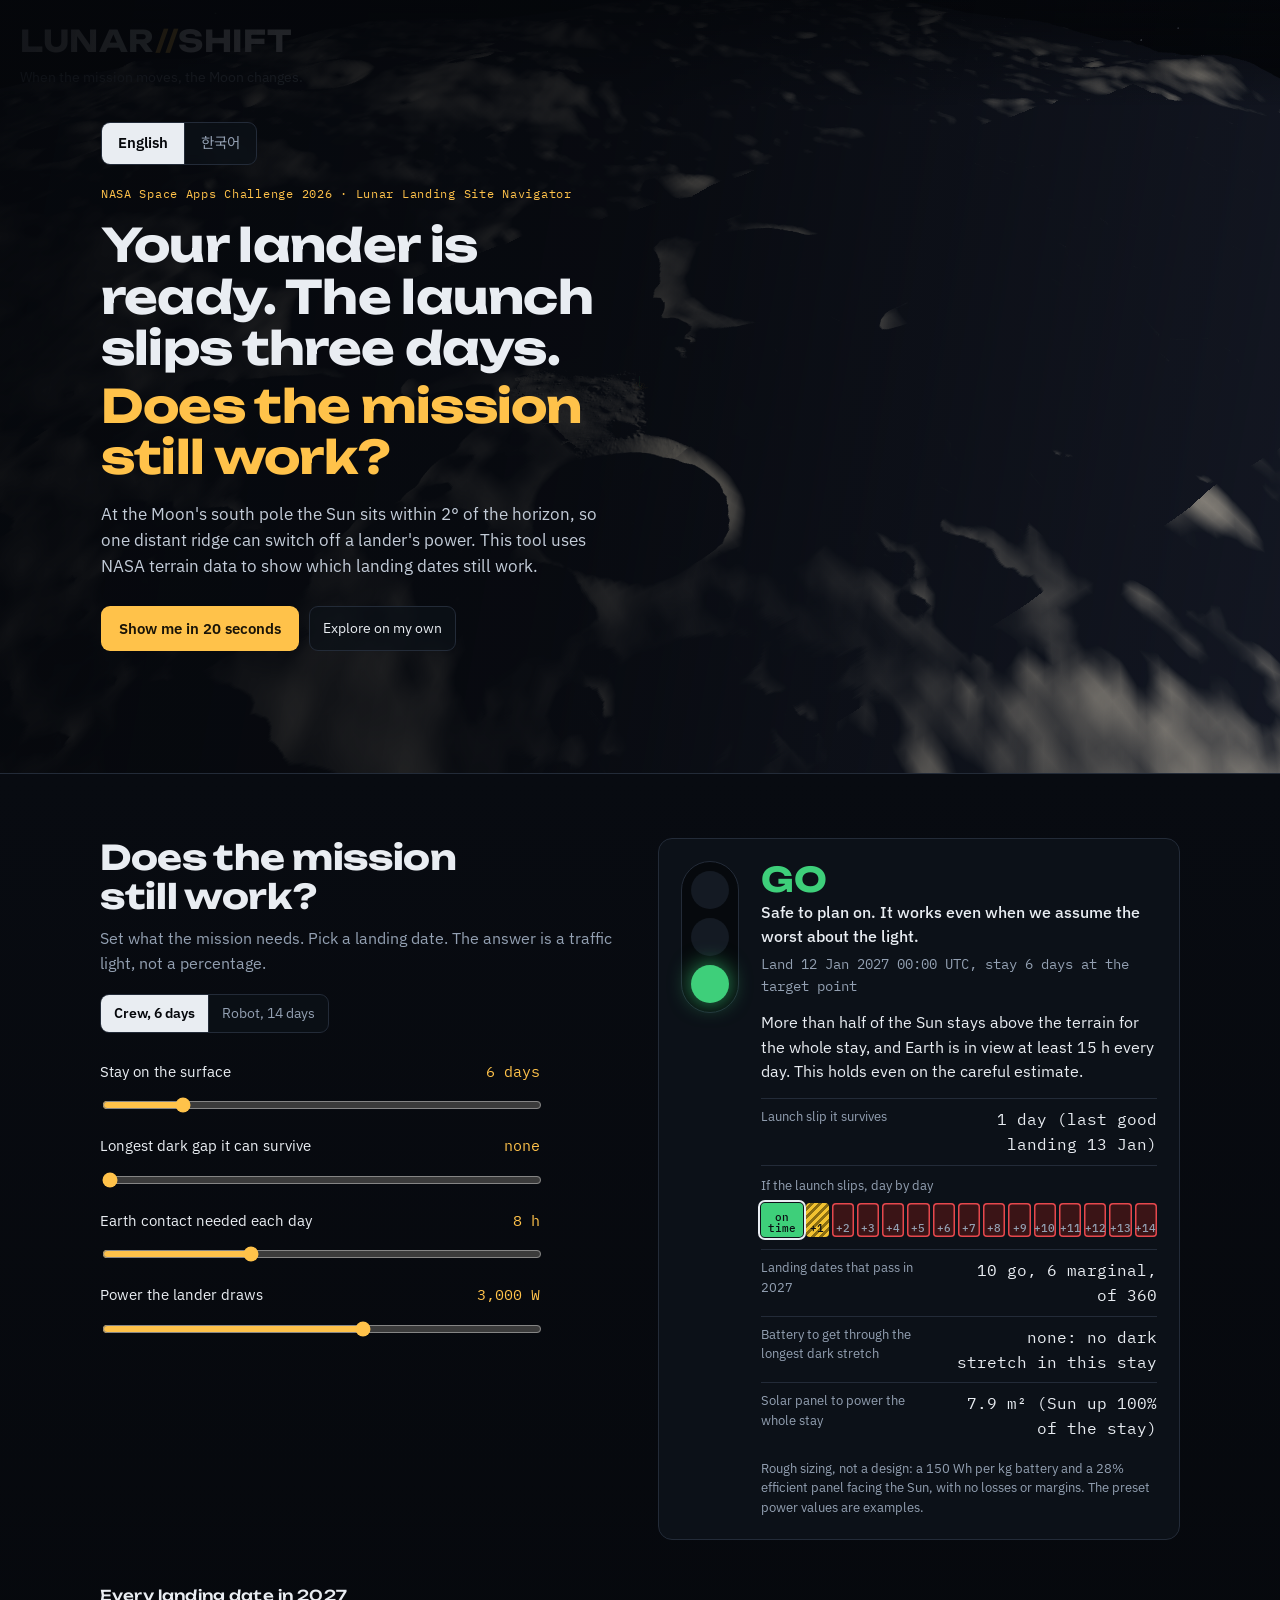
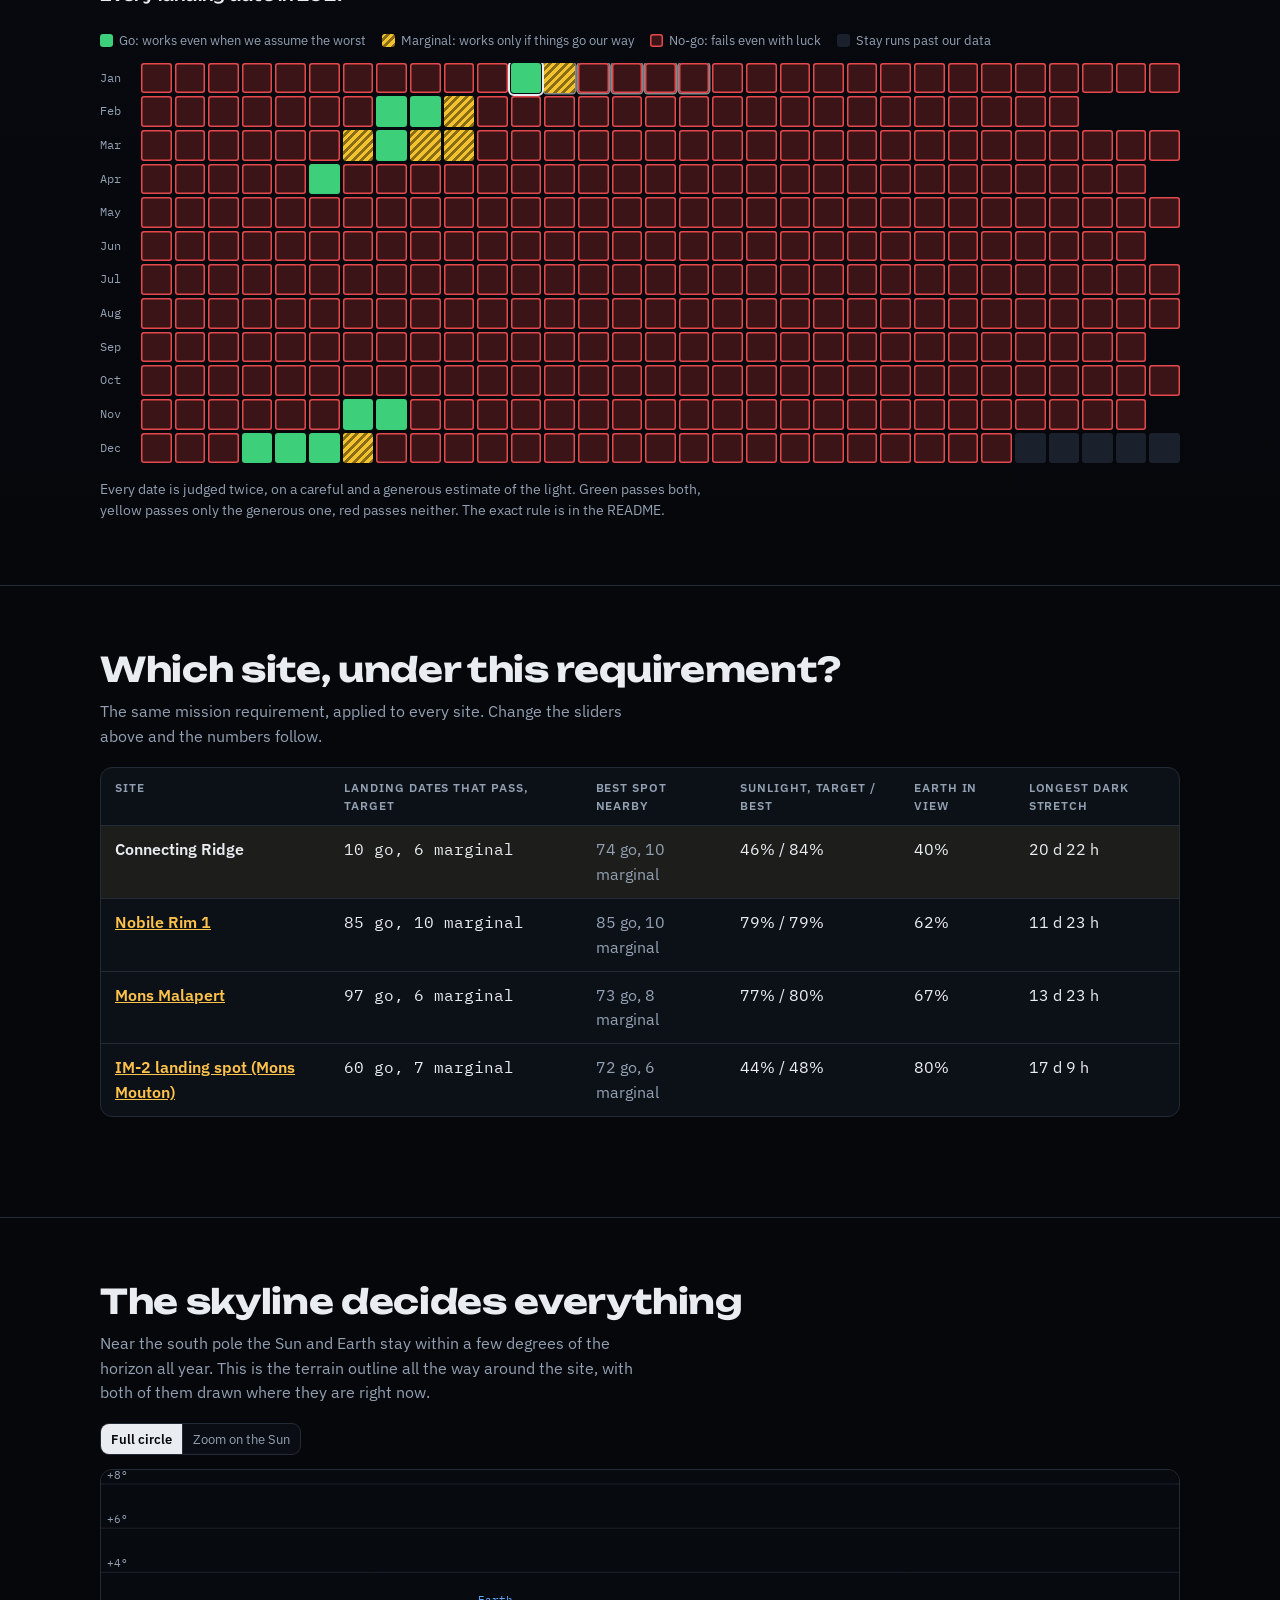
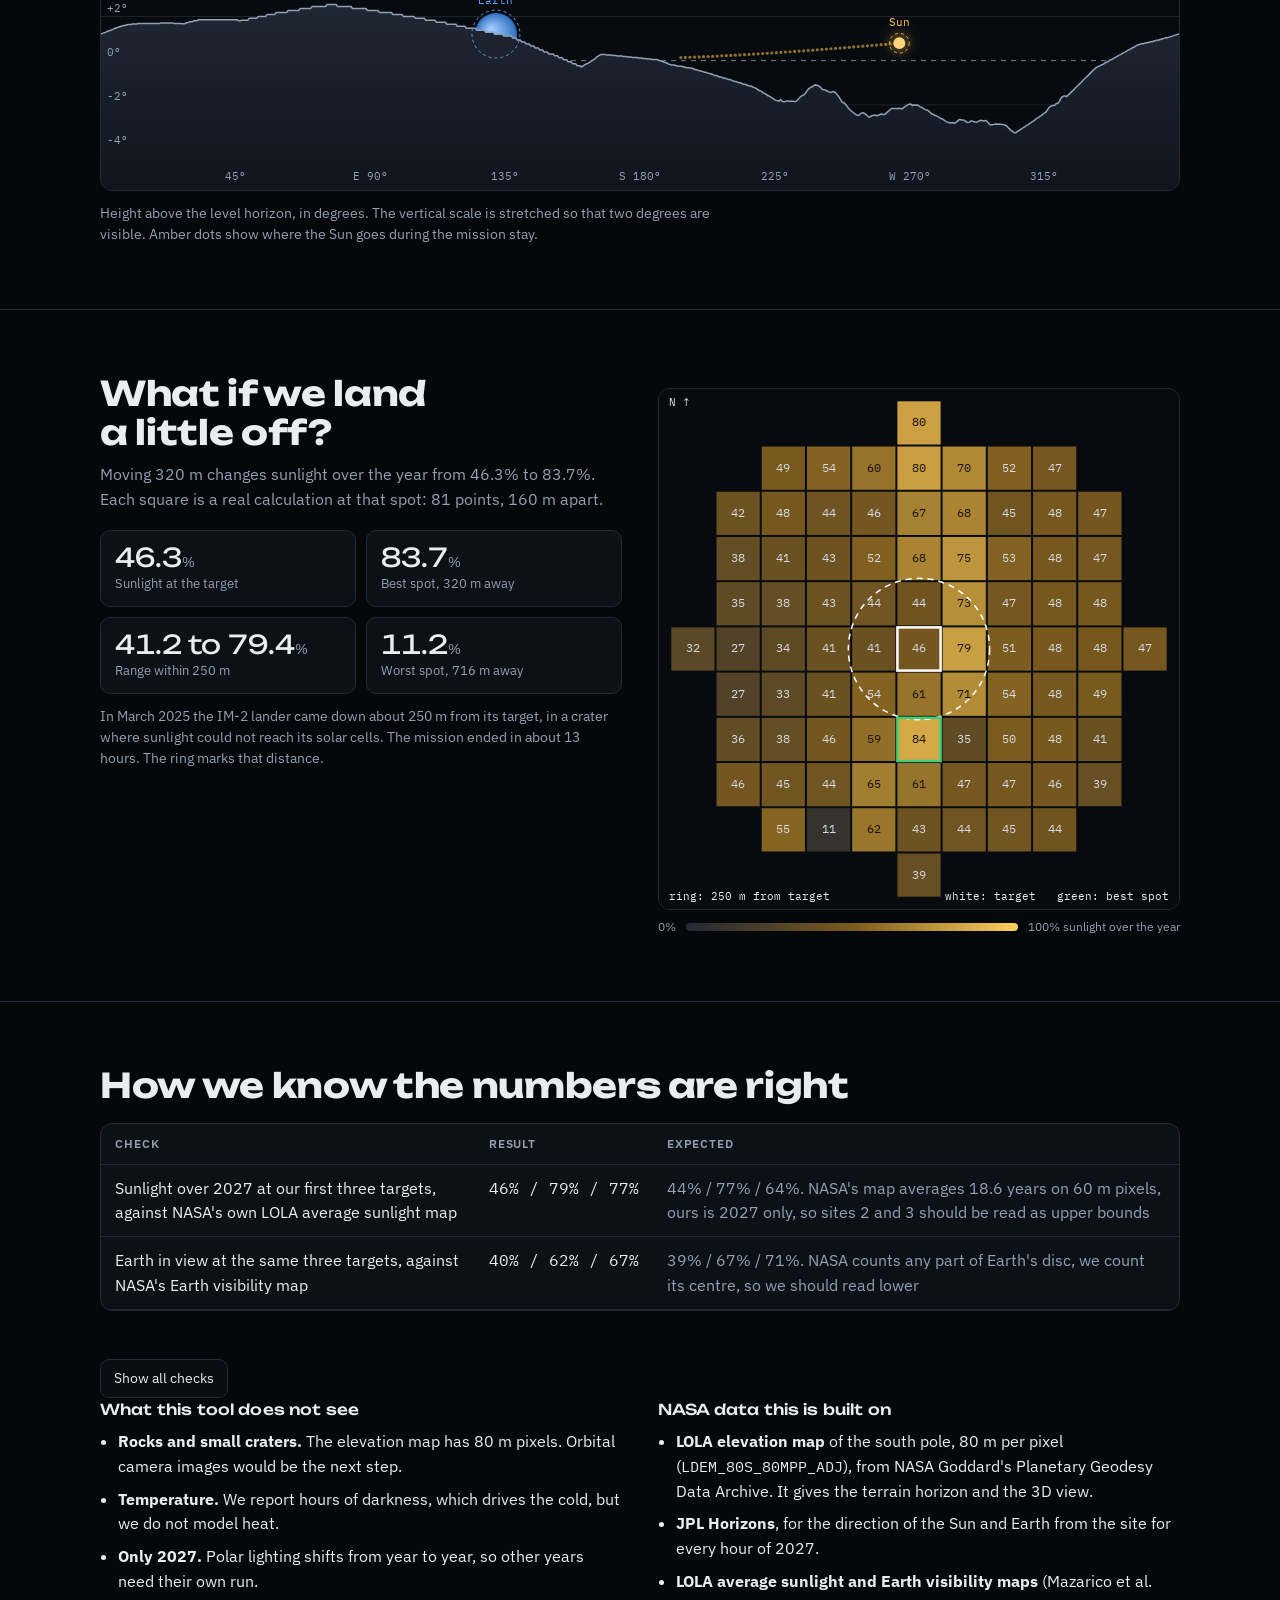
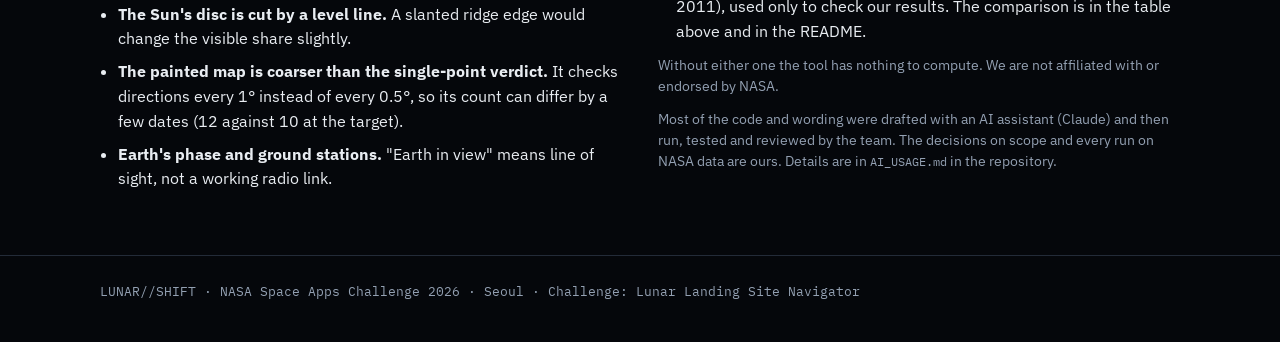
<file: web/index.html>
<!doctype html>
<html lang="en">
<head>
<meta charset="utf-8">
<meta name="viewport" content="width=device-width, initial-scale=1">
<title>LUNAR//SHIFT</title>
<meta name="description" content="Enter a mission's requirement and see which lunar south pole landing dates meet it, and how many days of launch delay each one survives.">
<link rel="preconnect" href="https://fonts.googleapis.com">
<link rel="stylesheet" href="https://fonts.googleapis.com/css2?family=IBM+Plex+Mono:wght@400;500&family=IBM+Plex+Sans:wght@400;500;600&family=Noto+Sans+KR:wght@400;500;700&family=Unbounded:wght@500;700&display=swap">
<link rel="stylesheet" href="style.css">
</head>
<body>

<header class="hero intro-on" id="hero">
  <canvas id="scene" aria-label="3D view of the real terrain around the landing site, with the Sun and Earth at the selected time"></canvas>

  <div class="hud hud-top">
    <div class="brand">
      <div class="logo">LUNAR<span>//</span>SHIFT</div>
      <div class="tag">When the mission moves, the Moon changes.</div>
    </div>
    <div class="controls">
      <div class="seg" role="group" aria-label="Language">
        <button data-lang="en" aria-pressed="true">EN</button>
        <button data-lang="ko" aria-pressed="false" lang="ko">한국어</button>
      </div>
      <button class="ghost" id="help">Tour</button>
      <div class="seg" role="group" aria-label="Point to evaluate" id="point-seg"></div>
      <div class="seg" role="group" aria-label="Camera">
        <button id="cam-orbit" aria-pressed="true">Orbit</button>
        <button id="cam-stand" aria-pressed="false">Stand at the site</button>
      </div>
    </div>
  </div>

  <div class="hud hud-right" id="hud-right">
    <div class="k">Paint the ground with</div>
    <div class="seg small wrapseg" role="group" aria-label="Map layer" id="layer-seg">
      <button data-layer="crew_go" aria-pressed="true">Crew go dates</button>
      <button data-layer="robot_go" aria-pressed="false">Robot go dates</button>
      <button data-layer="sun_pct" aria-pressed="false">Sunlight</button>
      <button data-layer="earth_pct" aria-pressed="false">Earth in view</button>
      <button data-layer="plain" aria-pressed="false">Nothing</button>
    </div>
    <div class="legendbar" id="legend">
      <div class="bar" id="legend-bar"></div>
      <div class="ends"><span id="legend-min">0</span><span id="legend-max">—</span></div>
      <div class="cap" id="legend-cap">—</div>
    </div>
    <div class="k">Light</div>
    <div class="seg small" role="group" aria-label="Lighting">
      <button id="light-survey" aria-pressed="true">Survey light</button>
      <button id="light-real" aria-pressed="false">Real Sun</button>
    </div>
  </div>

  <div class="hud hud-left">
    <div class="sitecard">
      <div class="k">Site</div>
      <div class="v" id="site-name">—</div>
      <div class="sub" id="site-coord">—</div>
    </div>
    <div class="readout">
      <div class="row"><span class="dot sun"></span><span class="k">Sun's disc visible</span><span class="v" id="r-sun">—</span></div>
      <div class="row"><span class="dot earth"></span><span class="k">Earth</span><span class="v" id="r-earth">—</span></div>
      <div class="row small"><span class="k">Sun centre</span><span class="v" id="r-sunel">—</span></div>
      <div class="row small"><span class="k">Terrain in that direction</span><span class="v" id="r-terr">—</span></div>
      <div class="row small"><span class="k">Set by terrain</span><span class="v" id="r-dist">—</span></div>
      <div class="row small"><span class="k">Sun</span><span class="v" id="r-sunnext">—</span></div>
      <div class="row small"><span class="k">Earth</span><span class="v" id="r-earthnext">—</span></div>
      <button class="more" id="readout-more" aria-expanded="false">More detail</button>
    </div>

    <div class="pick" id="pick" hidden>
      <button class="x" id="pick-close" aria-label="Close">×</button>
      <div class="k" id="pick-title">The spot you clicked</div>
      <div class="sub" id="pick-where"></div>
      <div id="pick-rows"></div>
    </div>
  </div>

  <a class="hud hud-answer" id="answer" href="#verdict">
    <i class="dot" id="ans-dot"></i>
    <span class="t"><b id="ans-label">—</b><span id="ans-date"></span><span class="s" id="ans-slip"></span></span>
    <span class="why" id="ans-why">See why ↓</span>
  </a>

  <div class="hud hud-note" id="scene-note"></div>

  <div class="caption" id="caption" hidden><span id="caption-text"></span><button id="tour-stop">Next</button></div>

  <div class="intro" id="intro">
    <div class="intro-card">
      <div class="seg intro-lang" role="group" aria-label="Language"><button data-lang="en" aria-pressed="true">English</button><button data-lang="ko" aria-pressed="false" lang="ko">한국어</button></div>
      <div class="eyebrow" id="intro-eyebrow">NASA Space Apps Challenge 2026 · Lunar Landing Site Navigator</div>
      <h1 id="intro-h1">Your lander is ready. The launch slips three days. <em>Does the mission still work?</em></h1>
      <p id="intro-p">At the Moon's south pole the Sun sits within 2° of the horizon, so one distant ridge can switch off a lander's power. This tool uses NASA terrain data to show which landing dates still work.</p>
      <div class="intro-actions">
        <button class="primary" id="tour-start">Show me in 20 seconds</button>
        <button class="ghost" id="intro-skip">Explore on my own</button>
      </div>
    </div>
  </div>

  <div class="hud hud-bottom">
    <button id="play" class="play" aria-label="Play">▶</button>
    <div class="clock">
      <div class="date" id="clock-date">—</div>
      <div class="sub">UTC</div>
    </div>
    <div class="tl-wrap">
      <canvas id="timeline" height="54" aria-label="Year timeline. Top band: sunlight. Bottom band: Earth in view. Drag to change the time."></canvas>
      <div class="tl-legend"><span><i class="sw sun"></i>Sunlight</span><span><i class="sw earth"></i>Earth in view</span><span><i class="sw win"></i>Mission stay</span></div>
    </div>
    <div class="seg small" role="group" aria-label="Playback speed">
      <button data-speed="6" aria-pressed="false">6 h/s</button>
      <button data-speed="24" aria-pressed="true">1 d/s</button>
      <button data-speed="120" aria-pressed="false">5 d/s</button>
    </div>
  </div>
</header>

<main>

<section class="band verdict-band" id="verdict">
  <div class="wrap two">
    <div>
      <h2>Does the mission still work?</h2>
      <p class="lead">Set what the mission needs. Pick a landing date. The answer is a traffic light, not a percentage.</p>

      <div class="seg" role="group" aria-label="Mission preset">
        <button id="preset-crew" aria-pressed="true">Crew, 6 days</button>
        <button id="preset-robot" aria-pressed="false">Robot, 14 days</button>
      </div>

      <div class="sliders">
        <label for="in-stay"><span>Stay on the surface</span><output id="out-stay"></output></label>
        <input id="in-stay" type="range" min="1" max="30" step="1">
        <label for="in-dark"><span>Longest dark gap it can survive</span><output id="out-dark"></output></label>
        <input id="in-dark" type="range" min="0" max="120" step="2">
        <label for="in-earth"><span>Earth contact needed each day</span><output id="out-earth"></output></label>
        <input id="in-earth" type="range" min="0" max="24" step="1">
        <label for="in-power"><span>Power the lander draws</span><output id="out-power"></output></label>
        <input id="in-power" type="range" min="50" max="5000" step="50" value="3000">
      </div>
    </div>

    <div class="verdict-card" id="verdict-card">
      <div class="light" id="light" aria-hidden="true"><i></i><i></i><i></i></div>
      <div class="vtext">
        <div class="vlabel" id="v-label">—</div>
        <div class="vmean" id="v-mean"></div>
        <div class="vdate" id="v-date">—</div>
        <p class="vwhy" id="v-why">—</p>
        <div class="vslip"><span class="k" id="k-slip">Launch slip it survives</span><span class="v" id="v-slip">—</span></div>
        <div class="slipbox"><div class="k" id="k-ribbon">If the launch slips, day by day</div><div class="ribbon" id="ribbon"></div></div>
        <div class="vslip"><span class="k" id="k-count">Landing dates that pass in 2027</span><span class="v" id="v-count">—</span></div>
        <div class="vslip"><span class="k" id="k-batt">Battery to get through the longest dark stretch</span><span class="v" id="v-batt">—</span></div>
        <div class="vslip"><span class="k" id="k-panel">Solar panel to power the whole stay</span><span class="v" id="v-panel">—</span></div>
        <p class="fine" id="fine-power">Rough sizing, not a design: a 150 Wh per kg battery and a 28% efficient panel facing the Sun, with no losses or margins. The preset power values are examples.</p>
      </div>
    </div>
  </div>

  <div class="wrap">
    <div class="cal-head">
      <h3>Every landing date in 2027</h3>
      <div class="legend">
        <span><i class="c go"></i>Go: works even when we assume the worst</span>
        <span><i class="c hold"></i>Marginal: works only if things go our way</span>
        <span><i class="c no"></i>No-go: fails even with luck</span>
        <span><i class="c na"></i>Stay runs past our data</span>
      </div>
    </div>
    <div class="cal" id="cal" role="grid" aria-label="Landing date calendar"></div>
    <p class="fine" id="fine-cal">Every date is judged twice, on a careful and a generous estimate of the light. Green passes both, yellow passes only the generous one, red passes neither. The exact rule is in the README.</p>
  </div>
</section>

<section class="band" id="compare" hidden>
  <div class="wrap">
    <h2>Which site, under this requirement?</h2>
    <p class="lead">The same mission requirement, applied to every site. Change the sliders above and the numbers follow.</p>
    <div class="tablebox"><table id="compare-table"></table></div>
  </div>
</section>

<section class="band" id="horizon">
  <div class="wrap">
    <h2>The skyline decides everything</h2>
    <p class="lead">Near the south pole the Sun and Earth stay within a few degrees of the horizon all year. This is the terrain outline all the way around the site, with both of them drawn where they are right now.</p>
    <div class="seg small" role="group" aria-label="Horizon view">
      <button id="strip-full" aria-pressed="true">Full circle</button>
      <button id="strip-zoom" aria-pressed="false">Zoom on the Sun</button>
    </div>
    <div class="canvas-box"><canvas id="strip" height="320"></canvas></div>
    <p class="fine" id="fine-strip">Height above the level horizon, in degrees. The vertical scale is stretched so that two degrees are visible. Amber dots show where the Sun goes during the mission stay.</p>
  </div>
</section>

<section class="band" id="miss">
  <div class="wrap two">
    <div>
      <h2>What if we land a little off?</h2>
      <p class="lead" id="miss-lead">—</p>
      <div class="stats" id="miss-stats"></div>
      <p class="fine" id="fine-miss">In March 2025 the IM-2 lander came down about 250 m from its target, in a crater where sunlight could not reach its solar cells. The mission ended in about 13 hours. The ring marks that distance.</p>
    </div>
    <div>
      <div class="canvas-box square"><canvas id="missmap" width="560" height="560"></canvas><div class="tip" id="miss-tip" hidden></div></div>
      <div class="scale"><span>0%</span><i></i><span>100% sunlight over the year</span></div>
    </div>
  </div>
</section>

<section class="band" id="proof">
  <div class="wrap">
    <h2>How we know the numbers are right</h2>
    <div class="tablebox">
      <table id="proof-table">
        <thead><tr><th>Check</th><th>Result</th><th>Expected</th></tr></thead>
        <tbody>
          <tr><td>Sunlight over 2027 at our first three targets, against NASA's own LOLA average sunlight map</td><td>46% / 79% / 77%</td><td>44% / 77% / 64%. NASA's map averages 18.6 years on 60 m pixels, ours is 2027 only, so sites 2 and 3 should be read as upper bounds</td></tr>
          <tr><td>Earth in view at the same three targets, against NASA's Earth visibility map</td><td>40% / 62% / 67%</td><td>39% / 67% / 71%. NASA counts any part of Earth's disc, we count its centre, so we should read lower</td></tr>
          <tr class="extra"><td>Smooth Moon, eye 2 m up: how far the horizon dips</td><td>−0.0871°</td><td>−0.0869° (geometry)</td></tr>
          <tr class="extra"><td>Smooth Moon, eye 100 m up</td><td>−0.6147°</td><td>−0.6147° (geometry)</td></tr>
          <tr class="extra"><td>A 3 km wall placed 50 km away</td><td>2.549° to 2.599°</td><td>2.520° to 2.604° (geometry, within map pixel size)</td></tr>
          <tr class="extra"><td>Mountains placed due north and due east</td><td>found at 0.0° and 90.0°</td><td>0° and 90°</td></tr>
          <tr class="extra"><td>Sun's centre exactly on the terrain line</td><td>50% of the disc visible</td><td>50%</td></tr>
          <tr class="extra"><td>Our map projection against the NASA file's own definition</td><td>0.00 m difference</td><td>less than one 80 m pixel</td></tr>
          <tr class="extra"><td>Sun's yearly height range at Connecting Ridge, from JPL Horizons</td><td>−2.06° to +2.05°</td><td>about ±2.1° at this latitude</td></tr>
          <tr class="extra"><td>Pass or fail rule written twice, in Python and in JavaScript, on the same target data</td><td>10 go, 16 passing dates in both</td><td>identical counts</td></tr>
          <tr class="extra" id="proof-best"><td>Best-lit point near the target, sunlight over 2027</td><td id="proof-best-v">—</td><td>NASA studies report roughly 70% or more for the best spots on this ridge</td></tr>
        </tbody>
      </table>
    </div>
    <button class="ghost" id="proof-more" aria-expanded="false">Show all checks</button>

    <div class="two cols">
      <div>
        <h3 id="h-limits">What this tool does not see</h3>
        <ul class="plain" id="ul-limits">
          <li><b>Rocks and small craters.</b> The elevation map has 80 m pixels. Orbital camera images would be the next step.</li>
          <li><b>Temperature.</b> We report hours of darkness, which drives the cold, but we do not model heat.</li>
          <li><b>Only 2027.</b> Polar lighting shifts from year to year, so other years need their own run.</li>
          <li><b>The Sun's disc is cut by a level line.</b> A slanted ridge edge would change the visible share slightly.</li>
          <li><b>The painted map is coarser than the single-point verdict.</b> It checks directions every 1° instead of every 0.5°, so its count can differ by a few dates (12 against 10 at the target).</li>
          <li><b>Earth's phase and ground stations.</b> "Earth in view" means line of sight, not a working radio link.</li>
        </ul>
      </div>
      <div>
        <h3 id="h-data">NASA data this is built on</h3>
        <ul class="plain" id="ul-data">
          <li><b>LOLA elevation map</b> of the south pole, 80 m per pixel (<span class="mono">LDEM_80S_80MPP_ADJ</span>), from NASA Goddard's Planetary Geodesy Data Archive. It gives the terrain horizon and the 3D view.</li>
          <li><b>JPL Horizons</b>, for the direction of the Sun and Earth from the site for every hour of 2027.</li>
          <li><b>LOLA average sunlight and Earth visibility maps</b> (Mazarico et al. 2011), used only to check our results. The comparison is in the table above and in the README.</li>
        </ul>
        <p class="fine" id="fine-data">Without either one the tool has nothing to compute. We are not affiliated with or endorsed by NASA.</p>
        <p class="fine" id="fine-ai">Most of the code and wording were drafted with an AI assistant (Claude) and then run, tested and reviewed by the team. The decisions on scope and every run on NASA data are ours. Details are in <span class="mono">AI_USAGE.md</span> in the repository.</p>
      </div>
    </div>
  </div>
</section>

</main>

<footer class="foot"><div class="wrap" id="foot">LUNAR//SHIFT · NASA Space Apps Challenge 2026 · Seoul · Challenge: Lunar Landing Site Navigator</div></footer>

<script src="vendor/three.min.js"></script>
<script src="vendor/OrbitControls.js"></script>
<script src="data/sites.js"></script>
<script src="i18n.js"></script>
<script src="app.js"></script>
</body>
</html>
</file>
<file: web/style.css>
/* LUNAR//SHIFT. One dark look on purpose: the subject is a sunless horizon.
   Amber always means Sun, blue always means Earth, and green / yellow / red are kept for the verdict only. */
:root{
  color-scheme:dark;
  --space:#05070b; --ink:#e9edf2; --muted:#93a0b2; --line:#232b38; --panel:#0c1118; --panel2:#111823;
  --sun:#ffc24a; --sun-dim:#6b4d16; --earth:#58a6ff; --earth-dim:#173a63;
  --go:#3ecf7a; --hold:#f2c230; --no:#e5484d; --na:#1a212c;
  --display:"Unbounded","Noto Sans KR","Arial Black",system-ui,sans-serif;
  --body:"IBM Plex Sans","Noto Sans KR",system-ui,-apple-system,"Segoe UI",sans-serif;
  --mono:"IBM Plex Mono",ui-monospace,Menlo,Consolas,monospace;
}
*{box-sizing:border-box}
html{scroll-behavior:smooth}
body{margin:0;background:var(--space);color:var(--ink);font-family:var(--body);font-size:16px;line-height:1.55}
h2{font-family:var(--display);font-weight:700;font-size:clamp(22px,3.2vw,34px);line-height:1.15;margin:0 0 10px;text-wrap:balance;letter-spacing:-.01em}
h3{font-family:var(--display);font-weight:500;font-size:15px;margin:0 0 8px;letter-spacing:.01em}
p{margin:0}
button,input{font:inherit;color:inherit}
button{cursor:pointer}
:focus-visible{outline:2px solid var(--earth);outline-offset:2px}
.mono{font-family:var(--mono);font-size:.92em}
.wrap{max-width:1120px;margin:0 auto;padding:0 20px}
.two{display:grid;grid-template-columns:minmax(0,1fr) minmax(0,1fr);gap:36px;align-items:start}
.lead{color:var(--muted);max-width:56ch;margin-bottom:18px}
.fine{color:var(--muted);font-size:13.5px;max-width:78ch;margin-top:12px}

/* ---------- hero ---------- */
.hero{position:relative;height:min(86vh,820px);min-height:560px;overflow:hidden;border-bottom:1px solid var(--line)}
#scene{position:absolute;inset:0;width:100%;height:100%;display:block;touch-action:none}
.hud{position:absolute;z-index:2}
.hud-top{top:0;left:0;right:0;display:flex;justify-content:space-between;align-items:flex-start;gap:16px;padding:18px 20px;flex-wrap:wrap;
  background:linear-gradient(to bottom,rgba(5,7,11,.82),rgba(5,7,11,0))}
.logo{font-family:var(--display);font-weight:700;font-size:clamp(20px,2.6vw,30px);letter-spacing:.02em}
.logo span{color:var(--sun)}
.tag{color:var(--muted);font-size:13.5px;margin-top:2px}
.controls{display:flex;gap:10px;flex-wrap:wrap;justify-content:flex-end}
.seg{display:inline-flex;border:1px solid var(--line);border-radius:9px;overflow:hidden;background:rgba(12,17,24,.78);backdrop-filter:blur(6px)}
.seg button{border:0;background:transparent;padding:8px 13px;font-size:13.5px;min-height:36px;color:var(--muted)}
.seg button+button{border-left:1px solid var(--line)}
.seg button[aria-pressed="true"]{background:var(--ink);color:var(--space);font-weight:600}
.seg.small button{padding:5px 10px;min-height:30px;font-size:12.5px}

.hud-left{left:20px;top:96px;width:268px;display:flex;flex-direction:column;gap:10px}
.sitecard,.readout{background:rgba(12,17,24,.78);border:1px solid var(--line);border-radius:10px;padding:11px 13px;backdrop-filter:blur(6px)}
.k{color:var(--muted);font-size:12.5px}
.sitecard .v{font-family:var(--display);font-size:16px;margin-top:1px}
.sub{color:var(--muted);font-size:12px;font-family:var(--mono)}
.pick{position:relative;background:rgba(12,17,24,.9);border:1px solid #5a6676;border-radius:10px;padding:11px 13px;backdrop-filter:blur(6px);font-size:13.5px}
.pick .k{color:var(--ink);font-weight:600}
.pick .sub{color:var(--muted);font-size:12.5px;margin:2px 0 6px}
.pick .row{display:flex;justify-content:space-between;gap:10px;padding:3px 0;border-top:1px solid var(--line)}
.pick .row .k{font-weight:400;color:var(--muted)}
.pick .row .v{white-space:nowrap;font-family:var(--mono);font-variant-numeric:tabular-nums;text-align:right}
.pick .x{position:absolute;top:4px;right:6px;background:none;border:0;color:var(--muted);font-size:20px;line-height:1;cursor:pointer;padding:4px 6px}
.readout .row{display:flex;align-items:center;gap:8px;padding:4px 0}
.readout .row .k{flex:1}
.readout .row .v{font-family:var(--mono);font-size:15px;font-variant-numeric:tabular-nums}
.readout .row.small .v{font-size:13px;color:var(--muted)}
.dot{width:9px;height:9px;border-radius:50%;flex:none}
.dot.sun{background:var(--sun)} .dot.earth{background:var(--earth)}

.hud-note{left:50%;transform:translateX(-50%);bottom:100px;width:min(560px,46vw);text-align:center;color:var(--muted);font-size:11.5px;line-height:1.4;text-shadow:0 1px 2px #000}

.hud-right{right:20px;top:96px;width:268px;display:flex;flex-direction:column;gap:7px;background:rgba(12,17,24,.78);border:1px solid var(--line);border-radius:10px;padding:11px 13px;backdrop-filter:blur(6px)}
.wrapseg{flex-wrap:wrap;border:0;background:transparent;gap:5px;backdrop-filter:none}
.wrapseg button{border:1px solid var(--line)!important;border-radius:7px}
.legendbar .bar{height:10px;border-radius:5px}
.legendbar .ends{display:flex;justify-content:space-between;font-family:var(--mono);font-size:11.5px;color:var(--muted);margin-top:3px}
.legendbar .cap{font-size:12px;color:var(--ink);margin-top:3px;line-height:1.35}
#compare-table td:first-child{font-weight:600}
#compare-table tr.cur td{background:rgba(255,194,74,.07)}
#compare-table a{color:var(--sun)}
.hud-bottom{left:0;right:0;bottom:0;display:flex;align-items:center;gap:14px;padding:12px 20px 14px;
  background:linear-gradient(to top,rgba(5,7,11,.94) 60%,rgba(5,7,11,0))}
.play{width:44px;height:44px;border-radius:50%;border:1px solid var(--sun);background:rgba(255,194,74,.12);color:var(--sun);font-size:16px;flex:none}
.play:hover{background:rgba(255,194,74,.25)}
.clock{flex:none;min-width:150px}
.clock .date{font-family:var(--mono);font-size:15px;font-variant-numeric:tabular-nums}
.tl-wrap{flex:1;min-width:0}
#timeline{width:100%;height:54px;display:block;border-radius:6px;cursor:ew-resize;touch-action:none}
.tl-legend{display:flex;gap:14px;color:var(--muted);font-size:11.5px;margin-top:4px;flex-wrap:wrap}
.sw{display:inline-block;width:10px;height:10px;border-radius:2px;margin-right:5px;vertical-align:-1px}
.sw.sun{background:var(--sun)} .sw.earth{background:var(--earth)} .sw.win{background:transparent;border:1.5px solid var(--ink)}

.ghost{border:1px solid var(--line);background:rgba(12,17,24,.78);border-radius:9px;padding:8px 13px;font-size:13.5px;min-height:36px;color:var(--ink);backdrop-filter:blur(6px)}
.ghost:hover{border-color:var(--muted)}
.primary{border:0;background:var(--sun);color:#1a1407;border-radius:9px;padding:11px 18px;font-weight:600;font-size:15px;min-height:44px}
.primary:hover{filter:brightness(1.08)}

.intro{position:absolute;inset:0;z-index:5;display:flex;align-items:center;padding:24px;background:linear-gradient(100deg,rgba(5,7,11,.94) 0%,rgba(5,7,11,.80) 46%,rgba(5,7,11,.10) 100%);transition:opacity .6s ease}
.intro.out{opacity:0;pointer-events:none}
.intro-card{max-width:620px;margin-left:min(6vw,80px)}
.eyebrow{font-family:var(--mono);font-size:12px;letter-spacing:.06em;color:var(--sun);margin-bottom:16px}
.intro h1{font-family:var(--display);font-weight:700;font-size:clamp(26px,3.9vw,46px);line-height:1.12;margin:0 0 18px;text-wrap:balance;letter-spacing:-.015em}
.intro h1 em{font-style:normal;color:var(--sun);display:block;margin-top:6px}
.intro p{color:#c3ccd8;max-width:50ch;margin-bottom:26px;font-size:17px}
.intro ol{margin:0 0 24px;padding-left:20px;display:grid;gap:6px;color:#c3ccd8}
.intro ol b{color:var(--ink)}
.intro-actions{display:flex;gap:10px;flex-wrap:wrap}
.intro-card>*{opacity:0;transform:translateY(14px);animation:rise .7s ease forwards}
.intro-card>*:nth-child(2){animation-delay:.12s}.intro-card>*:nth-child(3){animation-delay:.24s}.intro-card>*:nth-child(4){animation-delay:.36s}.intro-card>*:nth-child(5){animation-delay:.48s}
@keyframes rise{to{opacity:1;transform:none}}

.caption{position:absolute;z-index:4;left:50%;transform:translateX(-50%);bottom:118px;width:min(760px,88vw);display:flex;gap:14px;align-items:center;justify-content:space-between;
  background:rgba(5,7,11,.88);border:1px solid var(--sun);border-radius:12px;padding:13px 16px;font-size:16.5px;line-height:1.4;backdrop-filter:blur(8px)}
.caption[hidden]{display:none}
.caption button{flex:none;border:1px solid var(--line);background:transparent;border-radius:7px;padding:5px 10px;color:var(--muted);font-size:12.5px}
.hud-answer{left:50%;transform:translateX(-50%);bottom:150px;display:flex;align-items:center;gap:14px;padding:11px 16px 11px 14px;background:rgba(12,17,24,.88);border:1px solid #5a6676;border-radius:14px;backdrop-filter:blur(6px);color:var(--ink);text-decoration:none;max-width:min(680px,92vw);transition:opacity .4s ease,border-color .2s ease}
.hud-answer:hover{border-color:var(--ink)}
.hud-answer .dot{flex:none;width:22px;height:22px;border-radius:50%;background:#93a0b2}
.hud-answer.go .dot{background:var(--go);box-shadow:0 0 18px rgba(62,207,122,.75)}.hud-answer.hold .dot{background:var(--hold);box-shadow:0 0 18px rgba(242,194,48,.7)}.hud-answer.no .dot{background:var(--no);box-shadow:0 0 18px rgba(229,72,77,.75)}
.hud-answer .t{display:flex;flex-direction:column;font-size:14px;line-height:1.35;min-width:0}
.hud-answer b{font-family:var(--display);font-size:17px;letter-spacing:.02em}
.hud-answer.go b{color:var(--go)}.hud-answer.hold b{color:var(--hold)}.hud-answer.no b{color:var(--no)}
.hud-answer .s{color:var(--muted);font-size:12.5px}
.hud-answer .why{flex:none;font-size:13px;font-weight:600;color:var(--sun);white-space:nowrap}
.touring .hud-answer,.intro-on .hud-answer{opacity:0;pointer-events:none}
.touring .hud-left,.touring .hud-right,.touring .hud-note{opacity:0;pointer-events:none}
.intro-on .hud-left,.intro-on .hud-right,.intro-on .hud-note,.intro-on .hud-bottom,.intro-on .controls{opacity:0;pointer-events:none}
.hud-bottom,.controls{transition:opacity .4s ease}
.readout:not(.open) .row.small{display:none}
.readout .more{margin-top:6px;background:none;border:0;padding:4px 0;color:var(--muted);font:inherit;font-size:12.5px;cursor:pointer;text-decoration:underline;text-underline-offset:3px}
.readout .more:hover{color:var(--ink)}
.hud-left,.hud-right,.hud-note{transition:opacity .4s ease}
.flash{animation:flash 1.6s ease 2}
@keyframes flash{50%{box-shadow:0 0 0 3px var(--sun)}}

/* ---------- bands ---------- */
.band{padding:64px 0;border-bottom:1px solid var(--line)}
.verdict-band{background:linear-gradient(to bottom,#080b11,var(--space))}
.sliders{display:grid;gap:6px;margin-top:20px;max-width:440px}
.sliders label{display:flex;justify-content:space-between;gap:12px;font-size:14.5px;margin-top:8px}
.sliders output{font-family:var(--mono);color:var(--sun)}
input[type=range]{width:100%;accent-color:var(--sun);height:28px}

.verdict-card{display:flex;gap:22px;background:var(--panel);border:1px solid var(--line);border-radius:14px;padding:22px;align-items:flex-start}
.light{flex:none;width:58px;padding:9px;border-radius:30px;background:#06090d;border:1px solid var(--line);display:flex;flex-direction:column;gap:9px}
.light i{display:block;width:38px;height:38px;border-radius:50%;background:#141a23;transition:background .25s, box-shadow .25s}
.light.no i:nth-child(1){background:var(--no);box-shadow:0 0 22px rgba(229,72,77,.75)}
.light.hold i:nth-child(2){background:var(--hold);box-shadow:0 0 22px rgba(242,194,48,.7)}
.light.go i:nth-child(3){background:var(--go);box-shadow:0 0 22px rgba(62,207,122,.75)}
.vtext{min-width:0;flex:1}
.vlabel{font-family:var(--display);font-weight:700;font-size:clamp(24px,3vw,34px);line-height:1.1}
.verdict-card.go .vlabel{color:var(--go)} .verdict-card.hold .vlabel{color:var(--hold)} .verdict-card.no .vlabel{color:var(--no)}
.vdate{font-family:var(--mono);color:var(--muted);font-size:14px;margin-top:4px}
.vwhy{margin:12px 0 14px;max-width:46ch}
.proof-table-x{} #proof-table:not(.open) tr.extra{display:none}
#proof-more{margin-top:12px}
.vmean{font-size:15.5px;font-weight:500;margin:2px 0 6px;max-width:44ch}
.vslip{display:flex;justify-content:space-between;gap:12px;border-top:1px solid var(--line);padding:8px 0}
.vslip .k{flex:1 1 46%}.vslip .v{text-align:right;flex:1 1 54%}
/* the launch-slip ribbon: one light per day of delay */
.slipbox{border-top:1px solid var(--line);padding:10px 0 12px}
.ribbon{display:grid;grid-template-columns:1.9fr repeat(14,minmax(0,1fr));gap:3px;margin-top:8px}
.ribbon button{height:34px;border:0;border-radius:4px;padding:0;cursor:pointer;display:flex;align-items:flex-end;justify-content:center}
.ribbon button span{font-family:var(--mono);font-size:10.5px;line-height:1;padding-bottom:4px;color:#0b0f14;font-weight:500}
.ribbon .go{background:var(--go)}.ribbon .hold{background:repeating-linear-gradient(135deg,var(--hold) 0 3px,#8a6d12 3px 6px)}
.ribbon .no{background:#3a1416;box-shadow:inset 0 0 0 1.5px var(--no)}.ribbon .no span,.ribbon .na span{color:var(--muted)}
.ribbon .na{background:var(--na);cursor:default}.ribbon .sel{outline:2px solid var(--ink);outline-offset:1px}
@media (max-width:860px){.ribbon button span{font-size:9px}.ribbon{grid-template-columns:2.2fr repeat(14,minmax(0,1fr));gap:2px}}
#fine-power{font-size:12.5px;margin-top:10px}
.vslip .v{font-family:var(--mono);font-variant-numeric:tabular-nums}

.cal-head{display:flex;justify-content:space-between;align-items:flex-end;gap:16px;flex-wrap:wrap;margin:44px 0 12px}
.legend{display:flex;gap:16px;flex-wrap:wrap;color:var(--muted);font-size:12.5px}
.c{display:inline-block;width:13px;height:13px;border-radius:3px;margin-right:6px;vertical-align:-2px}
.c.go,.cal button.go{background:var(--go)}
.c.hold,.cal button.hold{background:repeating-linear-gradient(135deg,var(--hold) 0 3px,#8a6d12 3px 6px)}
.c.no,.cal button.no{background:#3a1416;box-shadow:inset 0 0 0 1.5px var(--no)}
.c.na,.cal button.na{background:var(--na)}
.cal{display:grid;grid-template-columns:38px repeat(31,minmax(0,1fr));gap:3px;overflow-x:auto;padding-bottom:4px}
.cal .m{color:var(--muted);font-size:12px;font-family:var(--mono);align-self:center}
.cal button{aspect-ratio:1;min-width:14px;border:0;border-radius:3px;padding:0}
.cal button.sel{outline:2px solid var(--ink);outline-offset:1px;position:relative;z-index:1}
.cal button.stay{box-shadow:0 0 0 1.5px rgba(233,237,242,.55)}
.cal button.no.stay{box-shadow:inset 0 0 0 1.5px var(--no),0 0 0 1.5px rgba(233,237,242,.55)}
.cal span.blank{visibility:hidden}

.canvas-box{position:relative;background:var(--panel);border:1px solid var(--line);border-radius:12px;overflow:hidden;margin-top:14px}
.canvas-box canvas{display:block;width:100%}
.canvas-box.square canvas{aspect-ratio:1;height:auto;cursor:crosshair}
.tip{position:absolute;pointer-events:none;background:#000c;border:1px solid var(--line);border-radius:8px;padding:7px 9px;font-size:12.5px;font-family:var(--mono);line-height:1.45;white-space:nowrap;z-index:3}
.scale{display:flex;align-items:center;gap:10px;color:var(--muted);font-size:12px;margin-top:8px}
.scale i{flex:1;height:8px;border-radius:4px;background:linear-gradient(to right,#232834,#7a5a1e,#ffcf5a)}

.stats{display:grid;grid-template-columns:repeat(2,minmax(0,1fr));gap:10px;margin:6px 0 4px}
.stat{background:var(--panel);border:1px solid var(--line);border-radius:10px;padding:12px 14px}
.stat .n{font-family:var(--display);font-size:26px;font-variant-numeric:tabular-nums;line-height:1.1}
.stat .n small{font-size:14px;color:var(--muted);font-family:var(--body)}
.stat .k{margin-top:3px}

.tablebox{overflow-x:auto;border:1px solid var(--line);border-radius:12px;background:var(--panel);margin:18px 0 36px}
table{border-collapse:collapse;width:100%;min-width:680px}
th,td{text-align:left;padding:11px 14px;border-bottom:1px solid var(--line);vertical-align:top}
tr:last-child td{border-bottom:0}
th{font-size:11.5px;letter-spacing:.08em;text-transform:uppercase;color:var(--muted);font-weight:600}
td:nth-child(2){font-family:var(--mono);white-space:nowrap}
td:nth-child(3){color:var(--muted)}
.cols{gap:36px}
ul.plain{margin:0;padding-left:18px;display:grid;gap:8px}
ul.plain li{max-width:60ch}
.foot{padding:26px 0 40px;color:var(--muted);font-size:12.5px;font-family:var(--mono)}

@media (max-width:860px){
  .two{grid-template-columns:minmax(0,1fr);gap:26px}
  /* Phone: stack the overlay panels in normal flow so they can never cover each other,
     whatever the language or how many rows the buttons wrap to. */
  .hero{display:flex;flex-direction:column;height:auto;min-height:max(900px,100svh)}
  .hero>.hud{position:relative;top:auto;right:auto;bottom:auto;left:auto;transform:none;flex:none}
  .hud-left{margin:auto 12px 0;width:auto}
  .sitecard{display:none}
  .readout .row.small{display:none} .readout .more{display:none} .has-pick .readout{display:none} .pick{font-size:12.5px;padding:8px 11px} .pick .row{padding:2px 0}
  .hud-note{display:none}
  .hud-answer{margin:10px 12px 0;max-width:none;padding:8px 12px;gap:10px} .hud-answer .t{font-size:12.5px} .hud-answer .s{font-size:11.5px} .has-pick~.hud-answer{display:none}
  .hud-right{margin:4px 12px 0;width:auto;padding:9px}
  .hud-right .k,.legendbar .cap{display:none}
  .hud-bottom{flex-wrap:wrap;gap:10px;padding:10px 12px 12px}
  .tl-wrap{order:5;flex-basis:100%}
  .hud-top{padding:12px}
  .intro{padding:16px;background:rgba(5,7,11,.88)} .intro-card{margin-left:0}
  .caption{bottom:150px;font-size:14.5px}
  .verdict-card{flex-direction:column}
  .light{flex-direction:row;width:auto}
  .band{padding:44px 0}
  .wrap{padding:0 16px}
}
@media (prefers-reduced-motion:reduce){ html{scroll-behavior:auto} .light i{transition:none} .intro-card>*{animation:none;opacity:1;transform:none} .flash{animation:none} }

.intro-lang{margin-bottom:20px}
.intro-lang button{padding:9px 16px;font-size:14.5px}
</file>
